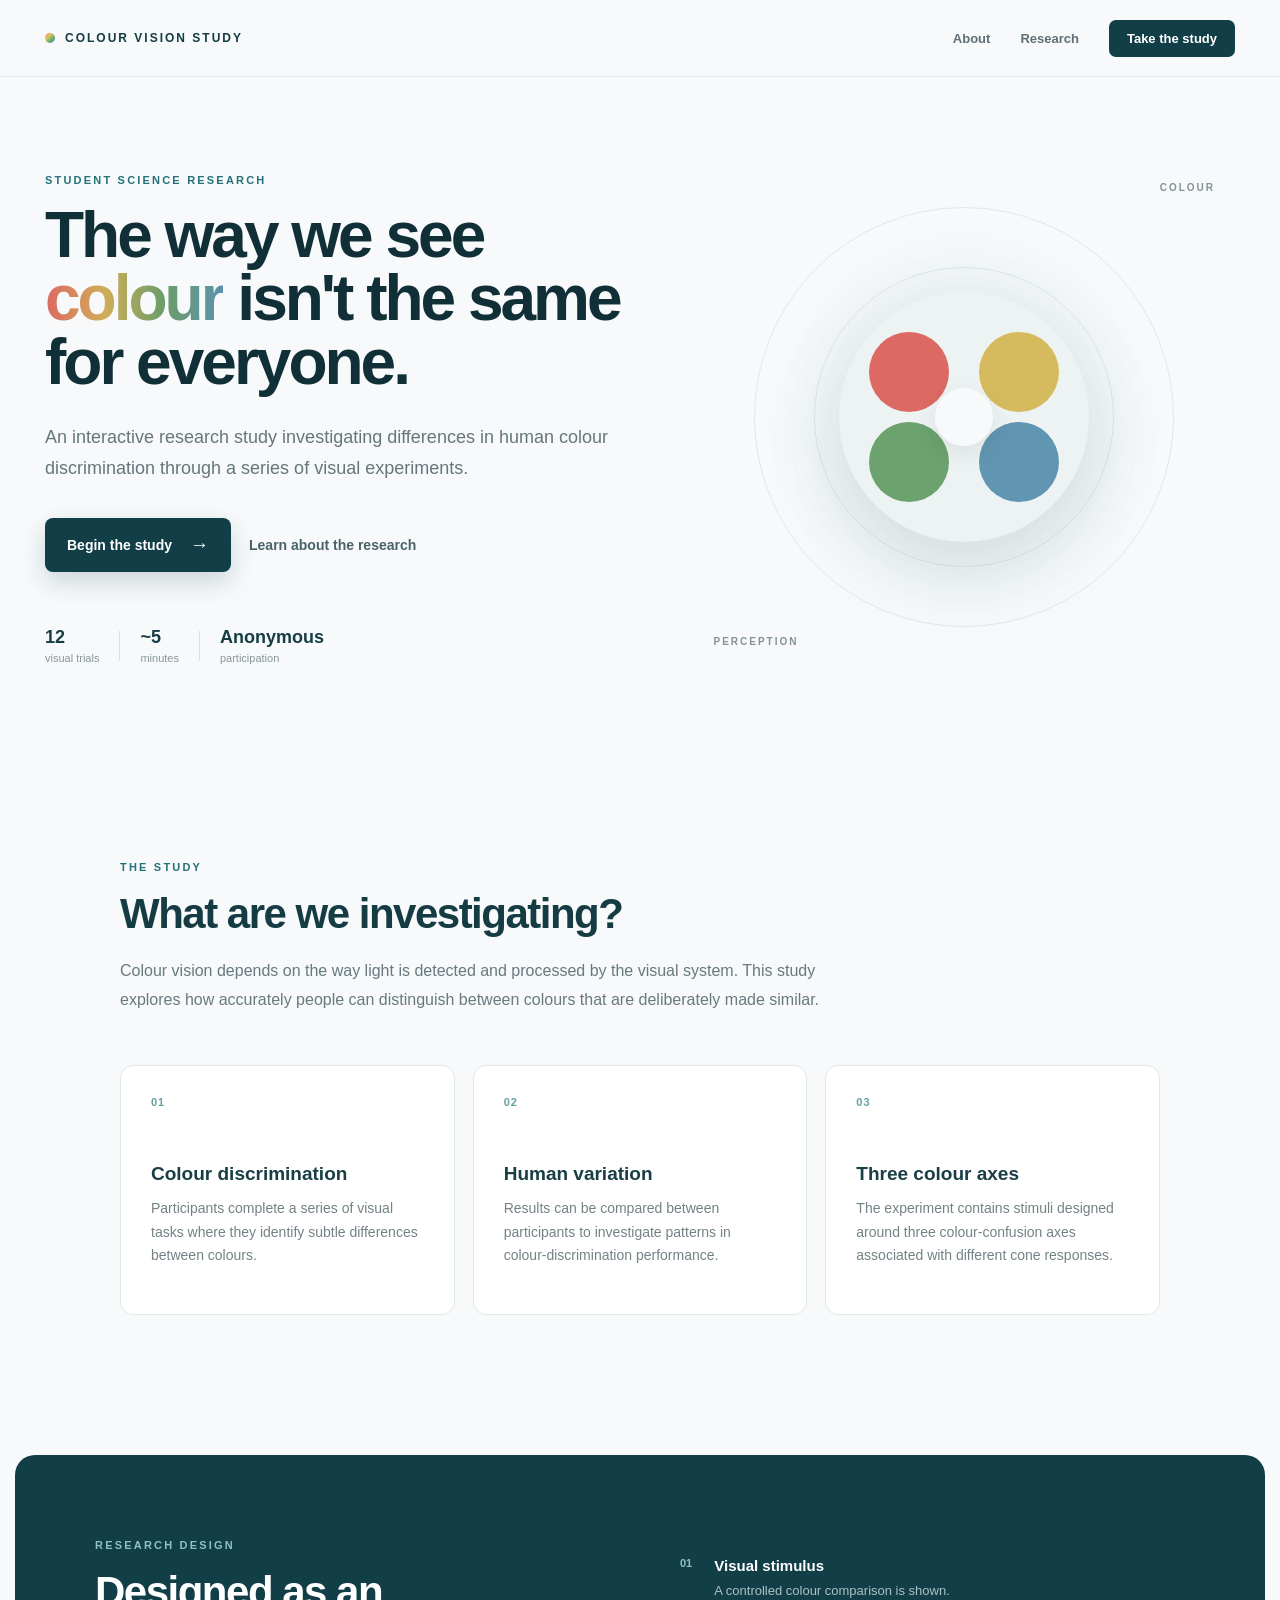
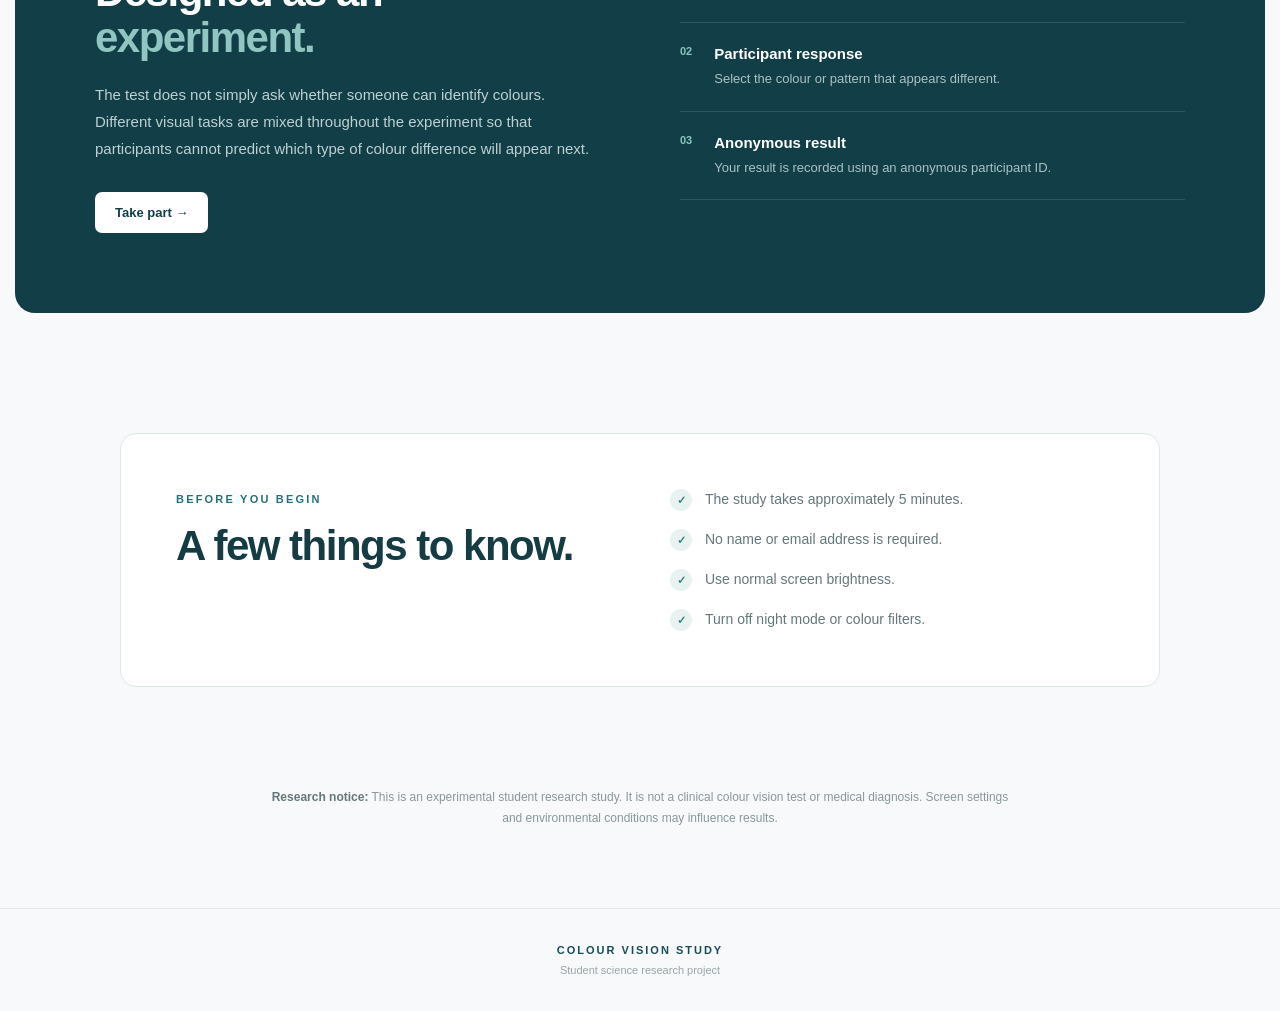
<file: index.html>
<!DOCTYPE html>
<html lang="en">

<head>
    <meta charset="UTF-8">
    <meta name="viewport" content="width=device-width, initial-scale=1.0">

    <title>Colour Vision Study</title>

    <link rel="stylesheet" href="style.css">
</head>


<body>


<!-- =========================
     NAVIGATION
     ========================= -->

<header>

    <nav>

        <div class="logo">
            <span class="logo-dot"></span>
            COLOUR VISION STUDY
        </div>

        <div class="nav-links">

            <a href="#about">
                About
            </a>

            <a href="#research">
                Research
            </a>

            <a href="test.html" class="nav-button">
                Take the study
            </a>

        </div>

    </nav>

</header>



<!-- =========================
     HERO
     ========================= -->

<main>


<section class="hero">


    <div class="hero-content">

        <div class="study-label">
            STUDENT SCIENCE RESEARCH
        </div>


        <h1>
            The way we see
            <span>colour</span>
            isn't the same for everyone.
        </h1>


        <p class="hero-text">

            An interactive research study investigating
            differences in human colour discrimination
            through a series of visual experiments.

        </p>


        <div class="hero-buttons">

            <a href="test.html" class="start-button">
                Begin the study
                <span>→</span>
            </a>


            <a href="#about" class="learn-button">
                Learn about the research
            </a>

        </div>


        <div class="study-meta">

            <div>
                <strong>12</strong>
                <span>visual trials</span>
            </div>

            <div class="meta-line"></div>

            <div>
                <strong>~5</strong>
                <span>minutes</span>
            </div>

            <div class="meta-line"></div>

            <div>
                <strong>Anonymous</strong>
                <span>participation</span>
            </div>

        </div>

    </div>



    <!-- =========================
         VISUAL
         ========================= -->

    <div class="hero-visual">


        <div class="visual-glow"></div>


        <div class="colour-orbit orbit-one">
        </div>

        <div class="colour-orbit orbit-two">
        </div>


        <div class="colour-core">

            <div class="core-circle circle-one"></div>
            <div class="core-circle circle-two"></div>
            <div class="core-circle circle-three"></div>
            <div class="core-circle circle-four"></div>
            <div class="core-circle circle-five"></div>

        </div>


        <div class="visual-label label-top">
            COLOUR
        </div>

        <div class="visual-label label-bottom">
            PERCEPTION
        </div>


    </div>

</section>



<!-- =========================
     ABOUT
     ========================= -->

<section id="about" class="section">


    <div class="section-heading">

        <div class="study-label">
            THE STUDY
        </div>

        <h2>
            What are we investigating?
        </h2>

        <p>
            Colour vision depends on the way light is detected
            and processed by the visual system. This study
            explores how accurately people can distinguish
            between colours that are deliberately made similar.
        </p>

    </div>



    <div class="info-grid">


        <div class="info-card">

            <div class="card-number">
                01
            </div>

            <h3>
                Colour discrimination
            </h3>

            <p>
                Participants complete a series of visual
                tasks where they identify subtle differences
                between colours.
            </p>

        </div>



        <div class="info-card">

            <div class="card-number">
                02
            </div>

            <h3>
                Human variation
            </h3>

            <p>
                Results can be compared between participants
                to investigate patterns in colour-discrimination
                performance.
            </p>

        </div>



        <div class="info-card">

            <div class="card-number">
                03
            </div>

            <h3>
                Three colour axes
            </h3>

            <p>
                The experiment contains stimuli designed around
                three colour-confusion axes associated with
                different cone responses.
            </p>

        </div>

    </div>

</section>



<!-- =========================
     RESEARCH SECTION
     ========================= -->

<section id="research" class="research-section">


    <div class="research-left">

        <div class="study-label">
            RESEARCH DESIGN
        </div>

        <h2>
            Designed as an
            <span>experiment.</span>
        </h2>

        <p>

            The test does not simply ask whether someone can
            identify colours. Different visual tasks are
            mixed throughout the experiment so that participants
            cannot predict which type of colour difference
            will appear next.

        </p>


        <a href="test.html" class="research-button">
            Take part →
        </a>

    </div>



    <div class="research-right">


        <div class="experiment-row">

            <span class="experiment-number">
                01
            </span>

            <div>
                <strong>
                    Visual stimulus
                </strong>

                <p>
                    A controlled colour comparison is shown.
                </p>
            </div>

        </div>



        <div class="experiment-row">

            <span class="experiment-number">
                02
            </span>

            <div>
                <strong>
                    Participant response
                </strong>

                <p>
                    Select the colour or pattern that appears
                    different.
                </p>

            </div>

        </div>



        <div class="experiment-row">

            <span class="experiment-number">
                03
            </span>

            <div>

                <strong>
                    Anonymous result
                </strong>

                <p>
                    Your result is recorded using an anonymous
                    participant ID.
                </p>

            </div>

        </div>


    </div>

</section>



<!-- =========================
     BEFORE YOU BEGIN
     ========================= -->

<section class="before-section">


    <div class="before-box">


        <div>

            <div class="study-label">
                BEFORE YOU BEGIN
            </div>

            <h2>
                A few things to know.
            </h2>

        </div>


        <div class="before-list">


            <div class="before-item">

                <span>✓</span>

                <p>
                    The study takes approximately 5 minutes.
                </p>

            </div>


            <div class="before-item">

                <span>✓</span>

                <p>
                    No name or email address is required.
                </p>

            </div>


            <div class="before-item">

                <span>✓</span>

                <p>
                    Use normal screen brightness.
                </p>

            </div>


            <div class="before-item">

                <span>✓</span>

                <p>
                    Turn off night mode or colour filters.
                </p>

            </div>

        </div>


    </div>

</section>



<!-- =========================
     DISCLAIMER
     ========================= -->

<section class="disclaimer">

    <p>

        <strong>Research notice:</strong>
        This is an experimental student research study.
        It is not a clinical colour vision test or medical
        diagnosis. Screen settings and environmental
        conditions may influence results.

    </p>

</section>


</main>



<!-- =========================
     FOOTER
     ========================= -->

<footer>

    <div class="footer-logo">
        COLOUR VISION STUDY
    </div>

    <p>
        Student science research project
    </p>

</footer>


</body>

</html>
</file>
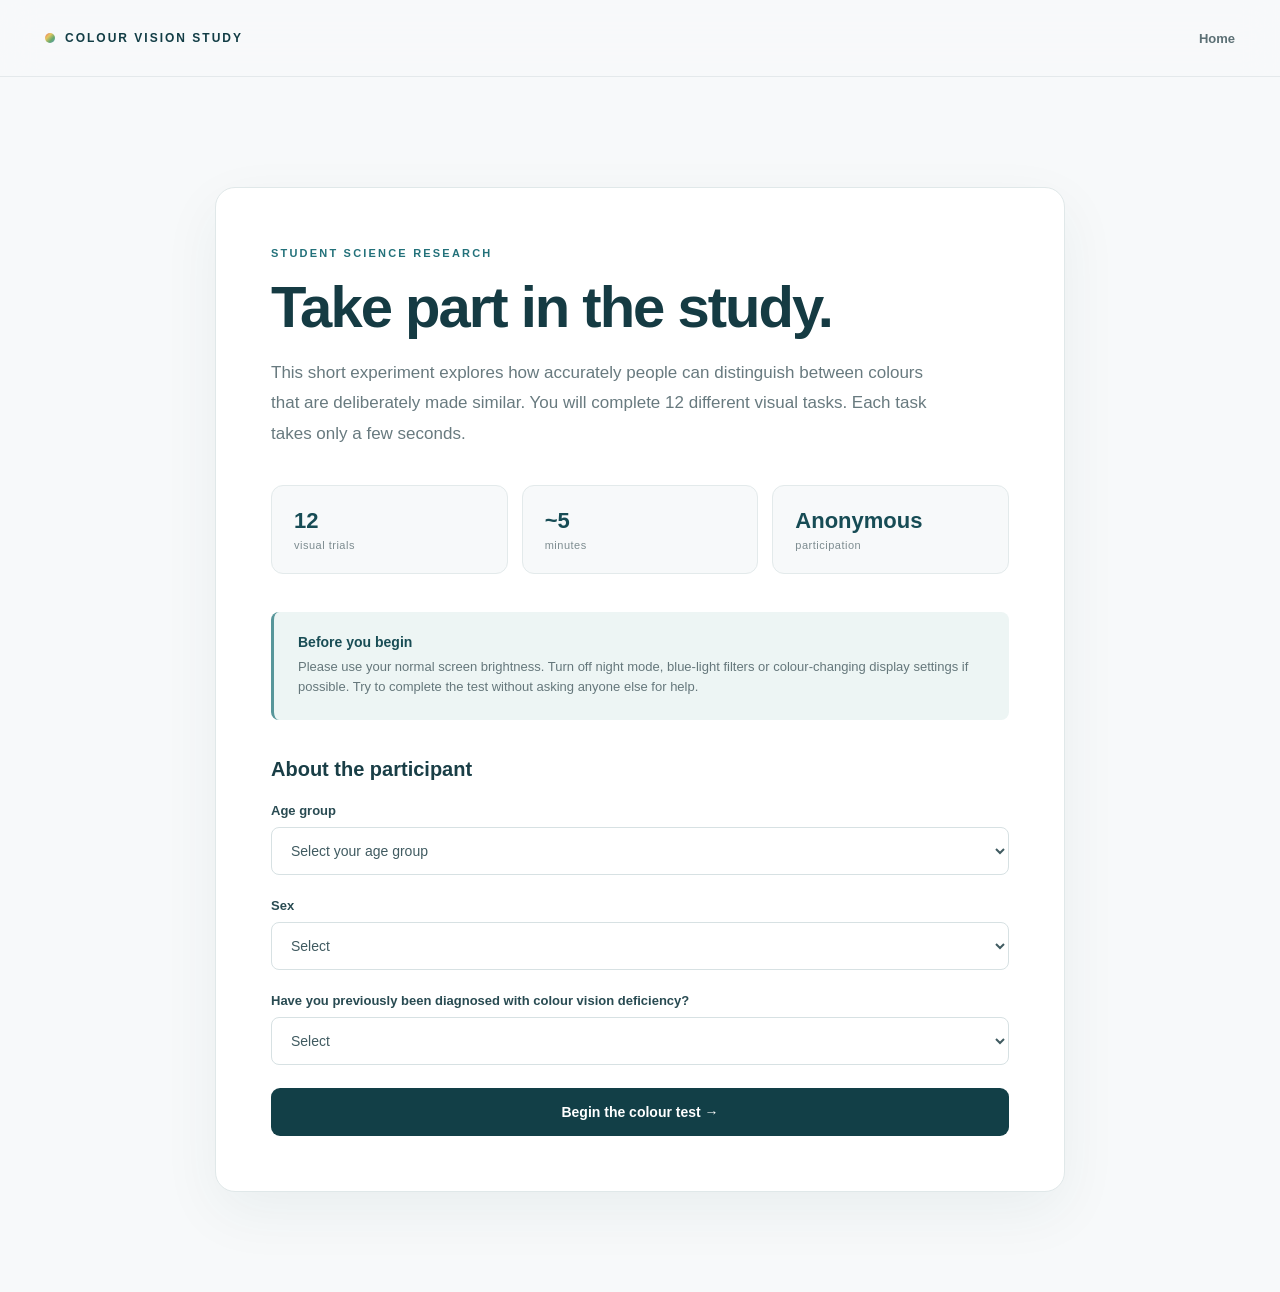
<file: test.html>
<!DOCTYPE html>
<html lang="en">
    
<head>
    <meta charset="UTF-8">
    <meta name="viewport" content="width=device-width, initial-scale=1.0">

    <title>Colour Vision Study | Test</title>

    <link rel="stylesheet" href="style.css">

    <style>

        /* =========================================
           TEST PAGE
           ========================================= */

        .test-main {
            max-width: 1050px;
            margin: 0 auto;
            padding: 70px 30px 100px;
        }

        /* =========================================
           INTRODUCTION
           ========================================= */

        .intro-card {
            max-width: 850px;
            margin: 40px auto 0;
            background: white;
            border: 1px solid #e0e8e9;
            border-radius: 20px;
            padding: 55px;
            box-shadow: 0 20px 60px rgba(20,60,70,0.06);
        }

        .intro-card h1 {
            font-size: clamp(38px, 5vw, 58px);
            line-height: 1.05;
            letter-spacing: -2px;
            color: #153b43;
            margin-bottom: 20px;
        }

        .intro-text {
            max-width: 680px;
            font-size: 17px;
            line-height: 1.8;
            color: #687a7f;
            margin-bottom: 35px;
        }

        .study-overview {
            display: grid;
            grid-template-columns: repeat(3, 1fr);
            gap: 14px;
            margin: 30px 0 38px;
        }

        .overview-item {
            padding: 22px;
            background: #f7f9fa;
            border: 1px solid #e3eaeb;
            border-radius: 12px;
        }

        .overview-number {
            display: block;
            font-size: 22px;
            font-weight: 800;
            color: #174c55;
            margin-bottom: 5px;
        }

        .overview-label {
            display: block;
            font-size: 11px;
            color: #7d8c90;
            letter-spacing: 0.5px;
        }

        .participant-note {
            padding: 22px 24px;
            background: #edf5f4;
            border-left: 3px solid #57969a;
            border-radius: 8px;
            margin-bottom: 38px;
        }

        .participant-note strong {
            display: block;
            color: #194d55;
            font-size: 14px;
            margin-bottom: 7px;
        }

        .participant-note p {
            color: #65777b;
            font-size: 13px;
            line-height: 1.6;
        }

        /* =========================================
           FORM
           ========================================= */

        .form-heading {
            font-size: 20px;
            color: #193e46;
            margin-bottom: 22px;
        }

        .form-group {
            margin-bottom: 23px;
        }

        .form-group label {
            display: block;
            font-size: 13px;
            font-weight: 700;
            color: #294b52;
            margin-bottom: 9px;
        }

        .form-group select {
            width: 100%;
            padding: 14px 15px;
            border: 1px solid #d7e1e3;
            border-radius: 8px;
            background: white;
            color: #405b61;
            font-size: 14px;
            font-family: inherit;
            cursor: pointer;
        }

        .form-group select:focus {
            outline: none;
            border-color: #57969a;
            box-shadow: 0 0 0 3px rgba(87,150,154,0.12);
        }

        .start-test-button {
            width: 100%;
            border: none;
            border-radius: 9px;
            padding: 16px 22px;
            background: #123f47;
            color: white;
            font-family: inherit;
            font-size: 14px;
            font-weight: 800;
            cursor: pointer;
            transition: 0.2s ease;
        }

        .start-test-button:hover {
            background: #1c646e;
            transform: translateY(-1px);
        }

        /* =========================================
           TEST HEADER
           ========================================= */

        .test-wrapper {
            display: none;
        }

        .test-top {
            display: flex;
            align-items: flex-end;
            justify-content: space-between;
            gap: 30px;
            margin-bottom: 25px;
        }

        .test-top h1 {
            font-size: clamp(32px, 4vw, 48px);
            line-height: 1;
            letter-spacing: -1.5px;
            color: #153b43;
        }

        .participant-badge {
            padding: 9px 13px;
            background: white;
            border: 1px solid #dce5e6;
            border-radius: 7px;
            color: #718186;
            font-size: 10px;
            font-weight: 800;
            letter-spacing: 1px;
        }

        /* =========================================
           PROGRESS
           ========================================= */

        .progress-track {
            height: 5px;
            width: 100%;
            background: #e3e9ea;
            border-radius: 10px;
            overflow: hidden;
            margin-bottom: 35px;
        }

        .progress-fill {
            height: 100%;
            width: 0%;
            background: #397d83;
            border-radius: 10px;
            transition: width 0.3s ease;
        }

        /* =========================================
           QUESTION CARD
           ========================================= */

        .question-card-new {
            background: white;
            border: 1px solid #e0e8e9;
            border-radius: 20px;
            padding: 55px 40px 35px;
            box-shadow: 0 20px 60px rgba(20,60,70,0.06);
        }

        .question-label {
            text-align: center;
            color: #23717a;
            font-size: 10px;
            font-weight: 800;
            letter-spacing: 2px;
            margin-bottom: 13px;
        }

        .question-title {
            text-align: center;
            color: #153b43;
            font-size: clamp(25px, 4vw, 35px);
            letter-spacing: -1px;
            margin-bottom: 9px;
        }

        .question-subtitle {
            text-align: center;
            color: #849296;
            font-size: 13px;
            line-height: 1.6;
            margin-bottom: 35px;
        }

        .exercise-area {
            width: 100%;
            min-height: 310px;
            display: flex;
            align-items: center;
            justify-content: center;
            flex-direction: column;
            gap: 25px;
        }

        /* =========================================
           CIRCLE / SQUARE OPTIONS
           ========================================= */

        .colour-grid {
            display: grid;
            grid-template-columns: repeat(3, 105px);
            gap: 22px;
            justify-content: center;
        }

        .colour-circle-test,
        .colour-square-test {
            width: 105px;
            height: 105px;
            border: none;
            cursor: pointer;
            box-shadow: 0 7px 18px rgba(0,0,0,0.09);
            transition: transform 0.15s ease, box-shadow 0.15s ease;
        }

        .colour-circle-test {
            border-radius: 50%;
        }

        .colour-square-test {
            border-radius: 10px;
        }

        .colour-circle-test:hover,
        .colour-square-test:hover {
            transform: scale(1.07);
            box-shadow: 0 10px 25px rgba(0,0,0,0.15);
        }

        .colour-circle-test:focus,
        .colour-square-test:focus,
        .match-colour:focus,
        .small-colour-tile:focus {
            outline: 4px solid rgba(36,113,123,0.25);
            outline-offset: 5px;
        }

        /* =========================================
           MATCHING
           ========================================= */

        .target-label {
            color: #849296;
            font-size: 10px;
            font-weight: 800;
            letter-spacing: 2px;
        }

        .target-colour {
            width: 125px;
            height: 125px;
            border-radius: 12px;
            box-shadow: 0 9px 25px rgba(0,0,0,0.1);
        }

        .match-options {
            display: flex;
            justify-content: center;
            gap: 18px;
            flex-wrap: wrap;
        }

        .match-colour {
            width: 82px;
            height: 82px;
            border: none;
            border-radius: 9px;
            cursor: pointer;
            box-shadow: 0 6px 17px rgba(0,0,0,0.08);
            transition: transform 0.15s ease, box-shadow 0.15s ease;
        }

        .match-colour:hover {
            transform: scale(1.07);
            box-shadow: 0 9px 22px rgba(0,0,0,0.14);
        }

        /* =========================================
           GRID
           ========================================= */

        .small-colour-grid {
            display: grid;
            grid-template-columns: repeat(3, 88px);
            gap: 14px;
        }

        .small-colour-tile {
            width: 88px;
            height: 88px;
            border: none;
            border-radius: 8px;
            cursor: pointer;
            box-shadow: 0 5px 14px rgba(0,0,0,0.07);
            transition: transform 0.15s ease, box-shadow 0.15s ease;
        }

        .small-colour-tile:hover {
            transform: scale(1.06);
            box-shadow: 0 8px 19px rgba(0,0,0,0.13);
        }

        /* =========================================
           TEST FOOTER
           ========================================= */

        .test-warning-new {
            max-width: 600px;
            margin: 20px auto 0;
            text-align: center;
            color: #8b989b;
            font-size: 11px;
            line-height: 1.6;
        }

        /* =========================================
           RESULTS
           ========================================= */

        .results-wrapper {
            display: none;
            max-width: 700px;
            margin: 50px auto;
            text-align: center;
        }

        .results-wrapper h1 {
            color: #153b43;
            font-size: clamp(42px, 6vw, 62px);
            letter-spacing: -2px;
            margin-bottom: 12px;
        }

        .results-intro {
            color: #718186;
            font-size: 16px;
            margin-bottom: 35px;
        }

        .score-box {
            background: white;
            border: 1px solid #e0e8e9;
            border-radius: 18px;
            padding: 38px;
            box-shadow: 0 20px 60px rgba(20,60,70,0.06);
            margin-bottom: 25px;
        }

        .score-label {
            display: block;
            color: #849296;
            font-size: 10px;
            font-weight: 800;
            letter-spacing: 2px;
            margin-bottom: 10px;
        }

        .score {
            display: block;
            color: #174c55;
            font-size: 65px;
            line-height: 1;
            font-weight: 800;
            letter-spacing: -3px;
        }

        .result-note {
            background: #edf5f4;
            border-radius: 10px;
            padding: 22px;
            text-align: left;
            margin-bottom: 25px;
        }

        .result-note strong {
            display: block;
            color: #194d55;
            font-size: 13px;
            margin-bottom: 7px;
        }

        .result-note p {
            color: #65777b;
            font-size: 12px;
            line-height: 1.7;
        }

        .submission-status {
            color: #718186;
            font-size: 12px;
            margin-bottom: 25px;
        }

        .return-button {
            display: inline-block;
            padding: 13px 20px;
            background: #123f47;
            color: white;
            text-decoration: none;
            border-radius: 8px;
            font-size: 13px;
            font-weight: 800;
        }

        /* =========================================
           MOBILE
           ========================================= */

        @media (max-width: 700px) {

            .test-main {
                padding: 45px 18px 70px;
            }

            .intro-card {
                padding: 32px 23px;
                margin-top: 20px;
            }

            .intro-card h1 {
                font-size: 40px;
            }

            .study-overview {
                grid-template-columns: 1fr;
            }

            .test-top {
                align-items: flex-start;
                flex-direction: column;
                gap: 15px;
            }

            .question-card-new {
                padding: 40px 18px 28px;
            }

            .colour-grid {
                grid-template-columns: repeat(3, 82px);
                gap: 14px;
            }

            .colour-circle-test,
            .colour-square-test {
                width: 82px;
                height: 82px;
            }

            .small-colour-grid {
                grid-template-columns: repeat(3, 70px);
                gap: 10px;
            }

            .small-colour-tile {
                width: 70px;
                height: 70px;
            }

            .match-colour {
                width: 65px;
                height: 65px;
            }

            .target-colour {
                width: 100px;
                height: 100px;
            }

        }

    </style>

</head>

<body>

<header>

    <nav>

        <div class="logo">
            <span class="logo-dot"></span>
            COLOUR VISION STUDY
        </div>

        <div class="nav-links">

            <a href="index.html">
                Home
            </a>

        </div>

    </nav>

</header>

<main class="test-main">

    <!-- =========================================
         INTRODUCTION
         ========================================= -->

    <section id="participant-section" class="intro-card">

        <div class="study-label">
            STUDENT SCIENCE RESEARCH
        </div>

        <h1>
            Take part in the study.
        </h1>

        <p class="intro-text">

            This short experiment explores how accurately
            people can distinguish between colours that are
            deliberately made similar.

            You will complete 12 different visual tasks.
            Each task takes only a few seconds.

        </p>

        <div class="study-overview">

            <div class="overview-item">

                <span class="overview-number">
                    12
                </span>

                <span class="overview-label">
                    visual trials
                </span>

            </div>

            <div class="overview-item">

                <span class="overview-number">
                    ~5
                </span>

                <span class="overview-label">
                    minutes
                </span>

            </div>

            <div class="overview-item">

                <span class="overview-number">
                    Anonymous
                </span>

                <span class="overview-label">
                    participation
                </span>

            </div>

        </div>

        <div class="participant-note">

            <strong>
                Before you begin
            </strong>

            <p>

                Please use your normal screen brightness.
                Turn off night mode, blue-light filters or
                colour-changing display settings if possible.
                Try to complete the test without asking anyone
                else for help.

            </p>

        </div>

        <h2 class="form-heading">
            About the participant
        </h2>

        <div class="form-group">

            <label for="ageGroup">
                Age group
            </label>

            <select id="ageGroup">

                <option value="">
                    Select your age group
                </option>

                <option value="Under 13">
                    Under 13
                </option>

                <option value="13-15">
                    13–15
                </option>

                <option value="16-18">
                    16–18
                </option>

                <option value="19-25">
                    19–25
                </option>

                <option value="26-40">
                    26–40
                </option>

                <option value="41-60">
                    41–60
                </option>

                <option value="60+">
                    60+
                </option>

            </select>

        </div>

        <div class="form-group">

            <label for="sex">
                Sex
            </label>

            <select id="sex">

                <option value="">
                    Select
                </option>

                <option value="Male">
                    Male
                </option>

                <option value="Female">
                    Female
                </option>

                <option value="Prefer not to say">
                    Prefer not to say
                </option>

            </select>

        </div>

        <div class="form-group">

            <label for="previousDiagnosis">
                Have you previously been diagnosed with colour vision deficiency?
            </label>

            <select id="previousDiagnosis">

                <option value="">
                    Select
                </option>

                <option value="No">
                    No
                </option>

                <option value="Yes">
                    Yes
                </option>

                <option value="Unsure">
                    Unsure
                </option>

                <option value="Prefer not to say">
                    Prefer not to say
                </option>

            </select>

        </div>

        <button
            type="button"
            class="start-test-button"
            onclick="startTest()"
        >
            Begin the colour test →
        </button>

    </section>


    <!-- =========================================
         TEST
         ========================================= -->

    <section id="test-wrapper" class="test-wrapper">

        <div class="test-top">

            <div>

                <div class="study-label">
                    COLOUR VISION STUDY
                </div>

                <h1 id="question-number">
                    Question 1 of 12
                </h1>

            </div>

            <div
                class="participant-badge"
                id="participant-id"
            >
                Participant
            </div>

        </div>

        <div class="progress-track">

            <div
                id="progress-bar-fill"
                class="progress-fill"
            ></div>

        </div>

        <div class="question-card-new">

            <div class="question-label">
                VISUAL TRIAL
            </div>

            <h2
                id="instruction"
                class="question-title"
            >
                Which circle is different?
            </h2>

            <p
                id="sub-instruction"
                class="question-subtitle"
            >
                Choose the circle that looks different from the others.
            </p>

            <div
                id="exercise-area"
                class="exercise-area"
            ></div>

            <p class="test-warning-new">

                There are no time limits.
                Choose the option that looks most different to you.
                Your answer will automatically move to the next trial.

            </p>

        </div>

    </section>


    <!-- =========================================
         RESULTS
         ========================================= -->

    <section
        id="results-wrapper"
        class="results-wrapper"
    >

        <div class="study-label">
            COLOUR VISION STUDY
        </div>

        <h1>
            Study complete.
        </h1>

        <p class="results-intro">
            Thank you for taking part in the experiment.
        </p>

        <div class="score-box">

            <span class="score-label">
                YOUR SCORE
            </span>

            <span
                id="final-score"
                class="score"
            >
                0/12
            </span>

        </div>

        <div class="result-note">

            <strong>
                About your result
            </strong>

            <p>

                This is an experimental student research task.
                Your score describes your performance in this
                particular test and should not be used as a
                clinical diagnosis of colour vision deficiency.

            </p>

        </div>

        <p
            id="submission-status"
            class="submission-status"
        >
            Recording anonymous result...
        </p>

        <a
            href="index.html"
            class="return-button"
        >
            Return to the study
        </a>

    </section>

</main>


<script>


/* =====================================================
   FORMSPREE
   ===================================================== */

const FORMSPREE_ENDPOINT =
    "https://formspree.io/f/mgavrdvg";


/* =====================================================
   PARTICIPANT DATA
   ===================================================== */

let participantData = {

    participant: "",
    ageGroup: "",
    sex: "",
    previousDiagnosis: ""

};


/* =====================================================
   QUESTIONS
   ===================================================== */

const questions = [

    {
        axis: "protan",
        type: "circle",
        difficulty: "easy",
        base: "#D66C68",
        different: "#C95F67"
    },

    {
        axis: "deutan",
        type: "match",
        difficulty: "easy",
        colours: [
            "#78A96F",
            "#78A96F",
            "#6FA26F",
            "#78A96F"
        ]
    },

    {
        axis: "tritan",
        type: "grid",
        difficulty: "easy",
        base: "#649CB7",
        different: "#7294B7"
    },

    {
        axis: "deutan",
        type: "squares",
        difficulty: "medium",
        base: "#70A06C",
        different: "#64996D"
    },

    {
        axis: "protan",
        type: "circle",
        difficulty: "medium",
        base: "#CF6663",
        different: "#C35D65"
    },

    {
        axis: "tritan",
        type: "match",
        difficulty: "medium",
        colours: [
            "#6399B3",
            "#6A91B3",
            "#6399B3",
            "#6399B3"
        ]
    },

    {
        axis: "deutan",
        type: "grid",
        difficulty: "hard",
        base: "#6A9868",
        different: "#62916B"
    },

    {
        axis: "protan",
        type: "match",
        difficulty: "medium",
        colours: [
            "#C96462",
            "#BE5E64",
            "#C96462",
            "#C96462"
        ]
    },

    {
        axis: "tritan",
        type: "squares",
        difficulty: "hard",
        base: "#6591AB",
        different: "#6D89AA"
    },

    {
        axis: "protan",
        type: "circle",
        difficulty: "hard",
        base: "#C76462",
        different: "#BD5E64"
    },

    {
        axis: "deutan",
        type: "grid",
        difficulty: "hard",
        base: "#689268",
        different: "#618B69"
    },

    {
        axis: "tritan",
        type: "circle",
        difficulty: "veryHard",
        base: "#668DA5",
        different: "#6D86A5"
    }

];


/* =====================================================
   TEST VARIABLES
   ===================================================== */

let question = 0;

let overallScore = 0;

let protanScore = 0;

let deutanScore = 0;

let tritanScore = 0;

let questionResults = [];


/* =====================================================
   PARTICIPANT ID
   ===================================================== */

function generateParticipantID() {

    return "CVS-" +
        Math.random()
        .toString(36)
        .substring(2, 8)
        .toUpperCase();

}


/* =====================================================
   START TEST
   ===================================================== */

function startTest() {

    const ageGroup =
        document.getElementById("ageGroup").value;

    const sex =
        document.getElementById("sex").value;

    const previousDiagnosis =
        document.getElementById("previousDiagnosis").value;


    if (
        ageGroup === "" ||
        sex === "" ||
        previousDiagnosis === ""
    ) {

        alert(
            "Please answer all three questions before beginning the study."
        );

        return;

    }


    participantData.ageGroup =
        ageGroup;

    participantData.sex =
        sex;

    participantData.previousDiagnosis =
        previousDiagnosis;

    participantData.participant =
        generateParticipantID();


    document.getElementById(
        "participant-section"
    ).style.display = "none";


    document.getElementById(
        "test-wrapper"
    ).style.display = "block";


    document.getElementById(
        "participant-id"
    ).innerText =
        participantData.participant;


    window.scrollTo({
        top: 0,
        behavior: "smooth"
    });


    showQuestion();

}


/* =====================================================
   SHOW QUESTION
   ===================================================== */

function showQuestion() {

    const current =
        questions[question];


    document.getElementById(
        "question-number"
    ).innerText =
        "Question " +
        (question + 1) +
        " of " +
        questions.length;


    const progress =
        (question / questions.length) * 100;


    document.getElementById(
        "progress-bar-fill"
    ).style.width =
        progress + "%";


    const area =
        document.getElementById(
            "exercise-area"
        );


    area.innerHTML = "";


    updateInstructions(
        current.type
    );


    if (current.type === "circle") {

        createCircleExercise(current);

    }

    else if (current.type === "squares") {

        createSquareExercise(current);

    }

    else if (current.type === "match") {

        createMatchExercise(current);

    }

    else if (current.type === "grid") {

        createGridExercise(current);

    }

}


/* =====================================================
   INSTRUCTIONS
   ===================================================== */

function updateInstructions(type) {

    const instruction =
        document.getElementById(
            "instruction"
        );

    const subInstruction =
        document.getElementById(
            "sub-instruction"
        );


    if (type === "circle") {

        instruction.innerText =
            "Which circle is different?";

        subInstruction.innerText =
            "Choose the circle that looks different from the others.";

    }

    else if (type === "squares") {

        instruction.innerText =
            "Which square is different?";

        subInstruction.innerText =
            "Choose the square that looks different from the others.";

    }

    else if (type === "match") {

        instruction.innerText =
            "Which colour matches the target?";

        subInstruction.innerText =
            "Choose the option that looks most similar to the target.";

    }

    else if (type === "grid") {

        instruction.innerText =
            "Which tile is different?";

        subInstruction.innerText =
            "Choose the tile that looks different from the others.";

    }

}


/* =====================================================
   RANDOM POSITION
   ===================================================== */

function randomPosition(number) {

    return Math.floor(
        Math.random() * number
    );

}


/* =====================================================
   CIRCLE
   ===================================================== */

function createCircleExercise(current) {

    const area =
        document.getElementById(
            "exercise-area"
        );


    const container =
        document.createElement("div");

    container.className =
        "colour-grid";


    const correctPosition =
        randomPosition(6);


    for (
        let i = 0;
        i < 6;
        i++
    ) {

        const circle =
            document.createElement("button");


        circle.type = "button";

        circle.className =
            "colour-circle-test";


        circle.style.backgroundColor =
            i === correctPosition
                ? current.different
                : current.base;


        circle.setAttribute(
            "aria-label",
            "Colour option " + (i + 1)
        );


        circle.onclick =
            function() {

                submitAnswer(
                    i === correctPosition
                );

            };


        container.appendChild(
            circle
        );

    }


    area.appendChild(
        container
    );

}


/* =====================================================
   SQUARES
   ===================================================== */

function createSquareExercise(current) {

    const area =
        document.getElementById(
            "exercise-area"
        );


    const container =
        document.createElement("div");

    container.className =
        "colour-grid";


    const correctPosition =
        randomPosition(6);


    for (
        let i = 0;
        i < 6;
        i++
    ) {

        const square =
            document.createElement("button");


        square.type = "button";

        square.className =
            "colour-square-test";


        square.style.backgroundColor =
            i === correctPosition
                ? current.different
                : current.base;


        square.setAttribute(
            "aria-label",
            "Colour option " + (i + 1)
        );


        square.onclick =
            function() {

                submitAnswer(
                    i === correctPosition
                );

            };


        container.appendChild(
            square
        );

    }


    area.appendChild(
        container
    );

}


/* =====================================================
   MATCH
   ===================================================== */

function createMatchExercise(current) {

    const area =
        document.getElementById(
            "exercise-area"
        );


    const correctPosition =
        randomPosition(
            current.colours.length
        );


    const targetLabel =
        document.createElement("div");

    targetLabel.className =
        "target-label";

    targetLabel.innerText =
        "TARGET COLOUR";


    const target =
        document.createElement("div");

    target.className =
        "target-colour";

    target.style.backgroundColor =
        current.colours[correctPosition];


    area.appendChild(
        targetLabel
    );

    area.appendChild(
        target
    );


    const answers =
        document.createElement("div");

    answers.className =
        "match-options";


    let options =
        current.colours.map(
            function(colour, index) {

                return {
                    colour: colour,
                    correct:
                        index === correctPosition
                };

            }
        );


    options.sort(
        function() {
            return Math.random() - 0.5;
        }
    );


    options.forEach(
        function(option, index) {

            const button =
                document.createElement("button");


            button.type = "button";

            button.className =
                "match-colour";


            button.style.backgroundColor =
                option.colour;


            button.setAttribute(
                "aria-label",
                "Colour option " + (index + 1)
            );


            button.onclick =
                function() {

                    submitAnswer(
                        option.correct
                    );

                };


            answers.appendChild(
                button
            );

        }
    );


    area.appendChild(
        answers
    );

}


/* =====================================================
   GRID
   ===================================================== */

function createGridExercise(current) {

    const area =
        document.getElementById(
            "exercise-area"
        );


    const grid =
        document.createElement("div");

    grid.className =
        "small-colour-grid";


    const correctPosition =
        randomPosition(9);


    for (
        let i = 0;
        i < 9;
        i++
    ) {

        const tile =
            document.createElement("button");


        tile.type = "button";

        tile.className =
            "small-colour-tile";


        tile.style.backgroundColor =
            i === correctPosition
                ? current.different
                : current.base;


        tile.setAttribute(
            "aria-label",
            "Grid option " + (i + 1)
        );


        tile.onclick =
            function() {

                submitAnswer(
                    i === correctPosition
                );

            };


        grid.appendChild(
            tile
        );

    }


    area.appendChild(
        grid
    );

}


/* =====================================================
   SUBMIT ANSWER
   ===================================================== */

function submitAnswer(correct) {

    const current =
        questions[question];


    questionResults.push({

        question:
            question + 1,

        axis:
            current.axis,

        exercise:
            current.type,

        difficulty:
            current.difficulty,

        correct:
            correct

    });


    if (correct) {

        overallScore++;


        if (current.axis === "protan") {
            protanScore++;
        }

        else if (current.axis === "deutan") {
            deutanScore++;
        }

        else if (current.axis === "tritan") {
            tritanScore++;
        }

    }


    question++;


    if (
        question >=
        questions.length
    ) {

        finishTest();

        return;

    }


    showQuestion();

}


/* =====================================================
   CALCULATE DETAILED RESEARCH RESULTS
   ===================================================== */

function calculateDetailedResults() {

    const axes = {

        protan: {
            correct: 0,
            total: 0
        },

        deutan: {
            correct: 0,
            total: 0
        },

        tritan: {
            correct: 0,
            total: 0
        }

    };


    const difficulties = {

        easy: {
            correct: 0,
            total: 0
        },

        medium: {
            correct: 0,
            total: 0
        },

        hard: {
            correct: 0,
            total: 0
        },

        veryHard: {
            correct: 0,
            total: 0
        }

    };


    const exerciseTypes = {

        circle: {
            correct: 0,
            total: 0
        },

        squares: {
            correct: 0,
            total: 0
        },

        match: {
            correct: 0,
            total: 0
        },

        grid: {
            correct: 0,
            total: 0
        }

    };


    /* GO THROUGH EVERY QUESTION */

    questionResults.forEach(function(result) {


        /* AXIS */

        if (axes[result.axis]) {

            axes[result.axis].total++;

            if (result.correct) {
                axes[result.axis].correct++;
            }

        }


        /* DIFFICULTY */

        if (difficulties[result.difficulty]) {

            difficulties[result.difficulty].total++;

            if (result.correct) {
                difficulties[result.difficulty].correct++;
            }

        }


        /* EXERCISE TYPE */

        if (exerciseTypes[result.exercise]) {

            exerciseTypes[result.exercise].total++;

            if (result.correct) {
                exerciseTypes[result.exercise].correct++;
            }

        }

    });


    /* PERCENTAGE FUNCTION */

    function percentage(correct, total) {

        if (total === 0) {
            return "0%";
        }

        return Math.round(
            (correct / total) * 100
        ) + "%";

    }


    /* WEAKEST AXIS */

    let weakestAxis = "None";

    let weakestPercentage = 100;


    Object.keys(axes).forEach(function(axis) {

        const result = axes[axis];

        const score =

            result.total > 0

                ? (result.correct / result.total) * 100

                : 100;


        if (score < weakestPercentage) {

            weakestPercentage = score;

            weakestAxis = axis;

        }

    });


    /* DIFFICULTY TREND */

    const easyPercentage =

        difficulties.easy.total > 0

            ? (difficulties.easy.correct /
                difficulties.easy.total) * 100

            : 0;


    const mediumPercentage =

        difficulties.medium.total > 0

            ? (difficulties.medium.correct /
                difficulties.medium.total) * 100

            : 0;


    const hardPercentage =

        difficulties.hard.total > 0

            ? (difficulties.hard.correct /
                difficulties.hard.total) * 100

            : 0;


    let difficultyTrend = "";


    if (
        easyPercentage > mediumPercentage &&
        mediumPercentage > hardPercentage
    ) {

        difficultyTrend =
            "Performance decreased as difficulty increased.";

    }

    else if (
        easyPercentage < mediumPercentage &&
        mediumPercentage < hardPercentage
    ) {

        difficultyTrend =
            "Performance improved as difficulty increased.";

    }

    else {

        difficultyTrend =
            "No clear difficulty trend.";

    }


    /* RETURN EVERYTHING */

    return {


        /* AXES */

        protanScore:
            axes.protan.correct +
            "/" +
            axes.protan.total,

        protanPercentage:
            percentage(
                axes.protan.correct,
                axes.protan.total
            ),


        deutanScore:
            axes.deutan.correct +
            "/" +
            axes.deutan.total,

        deutanPercentage:
            percentage(
                axes.deutan.correct,
                axes.deutan.total
            ),


        tritanScore:
            axes.tritan.correct +
            "/" +
            axes.tritan.total,

        tritanPercentage:
            percentage(
                axes.tritan.correct,
                axes.tritan.total
            ),


        weakestAxis:
            weakestAxis,

        weakestAxisPercentage:
            Math.round(
                weakestPercentage
            ) + "%",


        /* DIFFICULTY */

        easyScore:
            difficulties.easy.correct +
            "/" +
            difficulties.easy.total,

        easyPercentage:
            percentage(
                difficulties.easy.correct,
                difficulties.easy.total
            ),


        mediumScore:
            difficulties.medium.correct +
            "/" +
            difficulties.medium.total,

        mediumPercentage:
            percentage(
                difficulties.medium.correct,
                difficulties.medium.total
            ),


        hardScore:
            difficulties.hard.correct +
            "/" +
            difficulties.hard.total,

        hardPercentage:
            percentage(
                difficulties.hard.correct,
                difficulties.hard.total
            ),


        veryHardScore:
            difficulties.veryHard.correct +
            "/" +
            difficulties.veryHard.total,

        veryHardPercentage:
            percentage(
                difficulties.veryHard.correct,
                difficulties.veryHard.total
            ),


        difficultyTrend:
            difficultyTrend,


        /* EXERCISE TYPES */

        circleScore:
            exerciseTypes.circle.correct +
            "/" +
            exerciseTypes.circle.total,

        circlePercentage:
            percentage(
                exerciseTypes.circle.correct,
                exerciseTypes.circle.total
            ),


        squareScore:
            exerciseTypes.squares.correct +
            "/" +
            exerciseTypes.squares.total,

        squarePercentage:
            percentage(
                exerciseTypes.squares.correct,
                exerciseTypes.squares.total
            ),


        matchScore:
            exerciseTypes.match.correct +
            "/" +
            exerciseTypes.match.total,

        matchPercentage:
            percentage(
                exerciseTypes.match.correct,
                exerciseTypes.match.total
            ),


        gridScore:
            exerciseTypes.grid.correct +
            "/" +
            exerciseTypes.grid.total,

        gridPercentage:
            percentage(
                exerciseTypes.grid.correct,
                exerciseTypes.grid.total
            )

    };

}


/* =====================================================
   FINISH TEST
   ===================================================== */

async function finishTest() {

    document.getElementById(
        "test-wrapper"
    ).style.display = "none";


    document.getElementById(
        "results-wrapper"
    ).style.display = "block";


    document.getElementById(
        "final-score"
    ).innerText =
        overallScore + "/12";


    window.scrollTo({
        top: 0,
        behavior: "smooth"
    });


    /* GET ALL DETAILED RESULTS */

    const detailedResults =
        calculateDetailedResults();


    /* =================================================
       EVERYTHING WE SEND TO FORMSPREE
       ================================================= */

    const resultData = {

        /* PARTICIPANT INFORMATION */

        participant:
            participantData.participant,

        ageGroup:
            participantData.ageGroup,

        sex:
            participantData.sex,

        previousDiagnosis:
            participantData.previousDiagnosis,


        /* OVERALL RESULT */

        overallScore:
            overallScore + "/12",


        /* COLOUR-CONFUSION AXES */

        protanScore:
            detailedResults.protanScore,

        protanPercentage:
            detailedResults.protanPercentage,


        deutanScore:
            detailedResults.deutanScore,

        deutanPercentage:
            detailedResults.deutanPercentage,


        tritanScore:
            detailedResults.tritanScore,

        tritanPercentage:
            detailedResults.tritanPercentage,


        weakestAxis:
            detailedResults.weakestAxis,

        weakestAxisPercentage:
            detailedResults.weakestAxisPercentage,


        /* DIFFICULTY */

        easyScore:
            detailedResults.easyScore,

        easyPercentage:
            detailedResults.easyPercentage,


        mediumScore:
            detailedResults.mediumScore,

        mediumPercentage:
            detailedResults.mediumPercentage,


        hardScore:
            detailedResults.hardScore,

        hardPercentage:
            detailedResults.hardPercentage,


        veryHardScore:
            detailedResults.veryHardScore,

        veryHardPercentage:
            detailedResults.veryHardPercentage,


        difficultyTrend:
            detailedResults.difficultyTrend,


        /* EXERCISE TYPES */

        circleScore:
            detailedResults.circleScore,

        circlePercentage:
            detailedResults.circlePercentage,


        squareScore:
            detailedResults.squareScore,

        squarePercentage:
            detailedResults.squarePercentage,


        matchScore:
            detailedResults.matchScore,

        matchPercentage:
            detailedResults.matchPercentage,


        gridScore:
            detailedResults.gridScore,

        gridPercentage:
            detailedResults.gridPercentage,


        /* INDIVIDUAL QUESTION RESULTS */

        trialResults:
            detailedResults
                ? JSON.stringify(questionResults)
                : "",


        /* DATE */

        date:
            new Date().toISOString()

    };

console.log("RESEARCH RESULTS:", resultData);
console.log("TRIAL RESULTS:", resultData.trialResults);
    const status =
        document.getElementById(
            "submission-status"
        );


    /* =================================================
       SEND DATA TO FORMSPREE
       ================================================= */

    try {

        const response =
            await fetch(
                FORMSPREE_ENDPOINT,
                {

                    method: "POST",

                    headers: {

                        "Accept":
                            "application/json"

                    },


                    body:

                        new URLSearchParams({

                            participant:
                                resultData.participant,

                            ageGroup:
                                resultData.ageGroup,

                            sex:
                                resultData.sex,

                            previousDiagnosis:
                                resultData.previousDiagnosis,


                            overallScore:
                                resultData.overallScore,


                            protanScore:
                                resultData.protanScore,

                            protanPercentage:
                                resultData.protanPercentage,


                            deutanScore:
                                resultData.deutanScore,

                            deutanPercentage:
                                resultData.deutanPercentage,


                            tritanScore:
                                resultData.tritanScore,

                            tritanPercentage:
                                resultData.tritanPercentage,


                            weakestAxis:
                                resultData.weakestAxis,

                            weakestAxisPercentage:
                                resultData.weakestAxisPercentage,


                            easyScore:
                                resultData.easyScore,

                            easyPercentage:
                                resultData.easyPercentage,


                            mediumScore:
                                resultData.mediumScore,

                            mediumPercentage:
                                resultData.mediumPercentage,


                            hardScore:
                                resultData.hardScore,

                            hardPercentage:
                                resultData.hardPercentage,


                            veryHardScore:
                                resultData.veryHardScore,

                            veryHardPercentage:
                                resultData.veryHardPercentage,


                            difficultyTrend:
                                resultData.difficultyTrend,


                            circleScore:
                                resultData.circleScore,

                            circlePercentage:
                                resultData.circlePercentage,


                            squareScore:
                                resultData.squareScore,

                            squarePercentage:
                                resultData.squarePercentage,


                            matchScore:
                                resultData.matchScore,

                            matchPercentage:
                                resultData.matchPercentage,


                            gridScore:
                                resultData.gridScore,

                            gridPercentage:
                                resultData.gridPercentage,


                            trialResults:
                                resultData.trialResults,


                            date:
                                resultData.date

                        })

                }

            );


        if (response.ok) {

            status.innerText =
                "Your anonymous result has been recorded successfully.";

        }

        else {

            status.innerText =
                "Your test is complete, but the result could not be recorded.";

        }

    }


    catch (error) {

        console.error(
            "Formspree submission error:",
            error
        );


        status.innerText =
            "Your test is complete.";

    }

}

</script>


</body>

</html>
</file>
<file: style.css>
/* =========================================
   RESET
   ========================================= */

* {
    box-sizing: border-box;
    margin: 0;
    padding: 0;
}


html {
    scroll-behavior: smooth;
}


body {

    font-family:
        Inter,
        Arial,
        Helvetica,
        sans-serif;

    background: #f7f9fa;

    color: #102c33;

    overflow-x: hidden;
}



/* =========================================
   NAVIGATION
   ========================================= */

header {

    position: sticky;

    top: 0;

    z-index: 100;

    background:
        rgba(247, 249, 250, 0.88);

    backdrop-filter:
        blur(18px);

    border-bottom:
        1px solid rgba(20, 60, 70, 0.08);

}


nav {

    max-width: 1250px;

    height: 76px;

    margin: auto;

    padding:
        0 30px;

    display: flex;

    align-items: center;

    justify-content: space-between;

}


.logo {

    display: flex;

    align-items: center;

    gap: 10px;

    font-size: 12px;

    font-weight: 800;

    letter-spacing: 2px;

    color: #123d45;
}


.logo-dot {

    width: 10px;

    height: 10px;

    border-radius: 50%;

    background:
        linear-gradient(
            135deg,
            #e96b64,
            #e5c75f,
            #66a96e,
            #5d9fbd
        );

}


.nav-links {

    display: flex;

    align-items: center;

    gap: 30px;

}


.nav-links a {

    text-decoration: none;

    color: #5c7075;

    font-size: 13px;

    font-weight: 600;

}


.nav-links a:hover {

    color: #174e58;

}


.nav-button {

    background: #123f47;

    color: white !important;

    padding:
        11px 18px;

    border-radius: 7px;

    transition:
        0.2s ease;

}


.nav-button:hover {

    background: #1d6670;

}



/* =========================================
   HERO
   ========================================= */

.hero {

    max-width: 1250px;

    min-height: 650px;

    margin: auto;

    padding:
        80px 30px;

    display: grid;

    grid-template-columns:
        1.05fr 0.95fr;

    align-items: center;

    gap: 50px;

}


.hero-content {

    position: relative;

    z-index: 2;

}


.study-label {

    display: inline-block;

    color: #23717a;

    font-size: 11px;

    font-weight: 800;

    letter-spacing: 2.2px;

    margin-bottom: 18px;

}


.hero h1 {

    max-width: 700px;

    font-size: clamp(45px, 5vw, 72px);

    line-height: 0.99;

    letter-spacing: -3px;

    font-weight: 800;

    color: #102f37;

}


.hero h1 span {

    background:
        linear-gradient(
            90deg,
            #dc6962,
            #d1ad59,
            #6b9d69,
            #5d91ad
        );

    -webkit-background-clip: text;

    background-clip: text;

    color: transparent;

}


.hero-text {

    max-width: 600px;

    margin-top: 28px;

    font-size: 18px;

    line-height: 1.7;

    color: #66777c;

}


.hero-buttons {

    display: flex;

    align-items: center;

    gap: 18px;

    margin-top: 35px;

}


.start-button {

    display: inline-flex;

    align-items: center;

    gap: 18px;

    padding:
        16px 22px;

    border-radius: 8px;

    background: #123f47;

    color: white;

    text-decoration: none;

    font-size: 14px;

    font-weight: 700;

    box-shadow:
        0 10px 25px
        rgba(18, 63, 71, 0.18);

    transition:
        0.2s ease;

}


.start-button span {

    font-size: 19px;

}


.start-button:hover {

    transform:
        translateY(-2px);

    background: #1c646e;

}


.learn-button {

    color: #496268;

    text-decoration: none;

    font-size: 14px;

    font-weight: 700;

}


.learn-button:hover {

    color: #123f47;

}



/* =========================================
   HERO META
   ========================================= */

.study-meta {

    display: flex;

    align-items: center;

    gap: 20px;

    margin-top: 55px;

}


.study-meta div:not(.meta-line) {

    display: flex;

    flex-direction: column;

    gap: 4px;

}


.study-meta strong {

    font-size: 18px;

    color: #173d45;

}


.study-meta span {

    font-size: 11px;

    color: #89969a;

}


.meta-line {

    height: 30px;

    width: 1px;

    background: #d8e0e2;

}



/* =========================================
   HERO VISUAL
   ========================================= */

.hero-visual {

    position: relative;

    height: 520px;

    display: flex;

    align-items: center;

    justify-content: center;

}


.visual-glow {

    position: absolute;

    width: 400px;

    height: 400px;

    border-radius: 50%;

    background:
        radial-gradient(
            circle,
            rgba(99, 164, 166, 0.16),
            rgba(99, 164, 166, 0) 68%
        );

    filter:
        blur(10px);

}


.colour-orbit {

    position: absolute;

    border:
        1px solid
        rgba(36, 112, 121, 0.12);

    border-radius: 50%;

}


.orbit-one {

    width: 420px;

    height: 420px;

}


.orbit-two {

    width: 300px;

    height: 300px;

}


.colour-core {

    position: relative;

    width: 250px;

    height: 250px;

    border-radius: 50%;

    background:
        #edf3f3;

    box-shadow:
        0 30px 80px
        rgba(25, 70, 78, 0.13);

    display: flex;

    align-items: center;

    justify-content: center;

}


.core-circle {

    position: absolute;

    width: 80px;

    height: 80px;

    border-radius: 50%;

}


.circle-one {

    background: #dc6962;

    transform:
        translate(-55px, -45px);
}


.circle-two {

    background: #d5bb5e;

    transform:
        translate(55px, -45px);
}


.circle-three {

    background: #6ba26e;

    transform:
        translate(-55px, 45px);
}


.circle-four {

    background: #6096b2;

    transform:
        translate(55px, 45px);
}


.circle-five {

    width: 58px;

    height: 58px;

    background: #f7f9fa;

    box-shadow:
        0 8px 25px
        rgba(0,0,0,0.08);

}


.visual-label {

    position: absolute;

    font-size: 10px;

    font-weight: 800;

    letter-spacing: 2px;

    color: #849296;

}


.label-top {

    top: 25px;

    right: 20px;

}


.label-bottom {

    bottom: 30px;

    left: 20px;

}



/* =========================================
   GENERAL SECTIONS
   ========================================= */

.section {

    max-width: 1100px;

    margin: auto;

    padding:
        100px 30px;
}


.section-heading {

    max-width: 700px;

    margin-bottom: 50px;

}


.section-heading h2,
.research-left h2,
.before-box h2 {

    font-size: 42px;

    line-height: 1.1;

    letter-spacing: -1.5px;

    color: #153b43;

    margin-bottom: 20px;

}


.section-heading p {

    font-size: 16px;

    line-height: 1.8;

    color: #687a7f;

}



/* =========================================
   INFO CARDS
   ========================================= */

.info-grid {

    display: grid;

    grid-template-columns:
        repeat(3, 1fr);

    gap: 18px;

}


.info-card {

    min-height: 250px;

    padding: 30px;

    background: white;

    border:
        1px solid #e1e8e9;

    border-radius: 13px;

    transition:
        0.25s ease;

}


.info-card:hover {

    transform:
        translateY(-5px);

    box-shadow:
        0 20px 45px
        rgba(20,60,70,0.08);

}


.card-number {

    font-size: 11px;

    font-weight: 800;

    letter-spacing: 1px;

    color: #67a0a5;

    margin-bottom: 55px;

}


.info-card h3 {

    font-size: 19px;

    color: #193e46;

    margin-bottom: 12px;

}


.info-card p {

    font-size: 14px;

    line-height: 1.7;

    color: #738286;

}



/* =========================================
   RESEARCH SECTION
   ========================================= */

.research-section {

    max-width: 1250px;

    margin:
        40px auto 100px;

    padding:
        80px;

    background: #123f47;

    border-radius: 20px;

    color: white;

    display: grid;

    grid-template-columns:
        1fr 1fr;

    gap: 80px;

}


.research-section .study-label {

    color: #8dc2c2;

}


.research-left h2 {

    color: white;

}


.research-left h2 span {

    color: #91c5c1;

}


.research-left p {

    max-width: 500px;

    color: #bdd0d2;

    font-size: 15px;

    line-height: 1.8;

}


.research-button {

    display: inline-block;

    margin-top: 30px;

    padding:
        13px 20px;

    background: white;

    color: #123f47;

    text-decoration: none;

    border-radius: 7px;

    font-size: 13px;

    font-weight: 800;

}


.experiment-row {

    display: flex;

    gap: 22px;

    padding:
        22px 0;

    border-bottom:
        1px solid
        rgba(255,255,255,0.12);

}


.experiment-number {

    font-size: 11px;

    font-weight: 800;

    color: #8dc2c2;

}


.experiment-row strong {

    display: block;

    margin-bottom: 7px;

    font-size: 15px;

}


.experiment-row p {

    color: #abc1c4;

    font-size: 13px;

    line-height: 1.5;

}



/* =========================================
   BEFORE SECTION
   ========================================= */

.before-section {

    max-width: 1100px;

    margin: auto;

    padding:
        20px 30px 100px;

}


.before-box {

    padding:
        55px;

    background: white;

    border:
        1px solid #e0e8e9;

    border-radius: 16px;

    display: grid;

    grid-template-columns:
        1fr 1fr;

    gap: 60px;

}


.before-list {

    display: flex;

    flex-direction: column;

    gap: 18px;

}


.before-item {

    display: flex;

    gap: 13px;

    align-items: flex-start;

}


.before-item span {

    display: flex;

    align-items: center;

    justify-content: center;

    width: 22px;

    height: 22px;

    border-radius: 50%;

    background: #e8f2f1;

    color: #377c7d;

    font-size: 11px;

    font-weight: 800;

}


.before-item p {

    color: #65777c;

    font-size: 14px;

    line-height: 1.5;

}



/* =========================================
   DISCLAIMER
   ========================================= */

.disclaimer {

    max-width: 800px;

    margin:
        0 auto 80px;

    padding:
        0 30px;

    text-align: center;

}


.disclaimer p {

    color: #8a979a;

    font-size: 12px;

    line-height: 1.7;

}


.disclaimer strong {

    color: #66777b;

}



/* =========================================
   FOOTER
   ========================================= */

footer {

    border-top:
        1px solid #dfe7e8;

    padding:
        35px 30px;

    text-align: center;

}


.footer-logo {

    font-size: 11px;

    font-weight: 800;

    letter-spacing: 2px;

    color: #174c55;

}


footer p {

    margin-top: 8px;

    color: #9aa5a8;

    font-size: 11px;

}



/* =========================================
   MOBILE
   ========================================= */

@media (max-width: 800px) {


    .nav-links a:not(.nav-button) {

        display: none;

    }


    .hero {

        min-height: auto;

        padding:
            65px 25px 80px;

        grid-template-columns:
            1fr;

    }


    .hero h1 {

        font-size: 48px;

    }


    .hero-visual {

        height: 400px;

        order: -1;

    }


    .colour-core {

        width: 200px;

        height: 200px;

    }


    .orbit-one {

        width: 330px;

        height: 330px;

    }


    .orbit-two {

        width: 240px;

        height: 240px;

    }


    .info-grid {

        grid-template-columns:
            1fr;

    }


    .research-section {

        margin:
            20px;

        padding:
            45px 30px;

        grid-template-columns:
            1fr;

        gap: 40px;

    }


    .before-box {

        grid-template-columns:
            1fr;

        padding:
            35px 25px;

        gap: 35px;

    }


    .hero-buttons {

        align-items:
            flex-start;

        flex-direction:
            column;

    }


    .study-meta {

        gap: 12px;

    }

}
/* =========================================
   NEW TEST EXERCISES
   ========================================= */

.exercise-area {
    width: 100%;
    min-height: 300px;

    display: flex;
    flex-direction: column;

    align-items: center;
    justify-content: center;

    gap: 25px;
}


/* Square exercise */

.colour-square-test {
    width: 135px;
    height: 135px;

    border: none;

    border-radius: 10px;

    cursor: pointer;

    transition:
        transform 0.15s ease,
        box-shadow 0.15s ease;

    box-shadow:
        0 5px 15px rgba(0,0,0,0.08);
}


.colour-square-test:hover {
    transform: scale(1.05);

    box-shadow:
        0 8px 20px rgba(0,0,0,0.14);
}


.colour-square-test:focus {
    outline:
        4px solid
        rgba(36,113,123,0.3);

    outline-offset: 5px;
}


/* Matching exercise */

.target-label {
    margin: 0;

    font-size: 11px;

    font-weight: 800;

    letter-spacing: 2px;

    color: #849296;
}


.target-colour {
    width: 130px;
    height: 130px;

    border-radius: 12px;

    box-shadow:
        0 8px 20px rgba(0,0,0,0.10);
}


.match-options {
    display: flex;

    justify-content: center;

    gap: 20px;

    flex-wrap: wrap;
}


.match-colour {
    width: 85px;
    height: 85px;

    border: none;

    border-radius: 8px;

    cursor: pointer;

    transition:
        transform 0.15s ease,
        box-shadow 0.15s ease;

    box-shadow:
        0 5px 15px rgba(0,0,0,0.08);
}


.match-colour:hover {
    transform: scale(1.06);

    box-shadow:
        0 8px 18px rgba(0,0,0,0.14);
}


.match-colour:focus {
    outline:
        4px solid
        rgba(36,113,123,0.3);

    outline-offset: 5px;
}


/* 3 x 3 grid */

.small-colour-grid {
    display: grid;

    grid-template-columns:
        repeat(3, 90px);

    gap: 15px;

    justify-content: center;
}


.small-colour-tile {
    width: 90px;
    height: 90px;

    border: none;

    border-radius: 8px;

    cursor: pointer;

    transition:
        transform 0.15s ease,
        box-shadow 0.15s ease;

    box-shadow:
        0 4px 12px rgba(0,0,0,0.07);
}


.small-colour-tile:hover {
    transform: scale(1.05);

    box-shadow:
        0 7px 17px rgba(0,0,0,0.13);
}


.small-colour-tile:focus {
    outline:
        4px solid
        rgba(36,113,123,0.3);

    outline-offset: 4px;
}


/* Mobile */

@media (max-width: 600px) {

    .colour-circle-test,
    .colour-square-test {
        width: 100px;
        height: 100px;
    }


    .small-colour-grid {
        grid-template-columns:
            repeat(3, 70px);
    }


    .small-colour-tile {
        width: 70px;
        height: 70px;
    }


    .match-colour {
        width: 65px;
        height: 65px;
    }


    .target-colour {
        width: 100px;
        height: 100px;
    }

}
</file>
